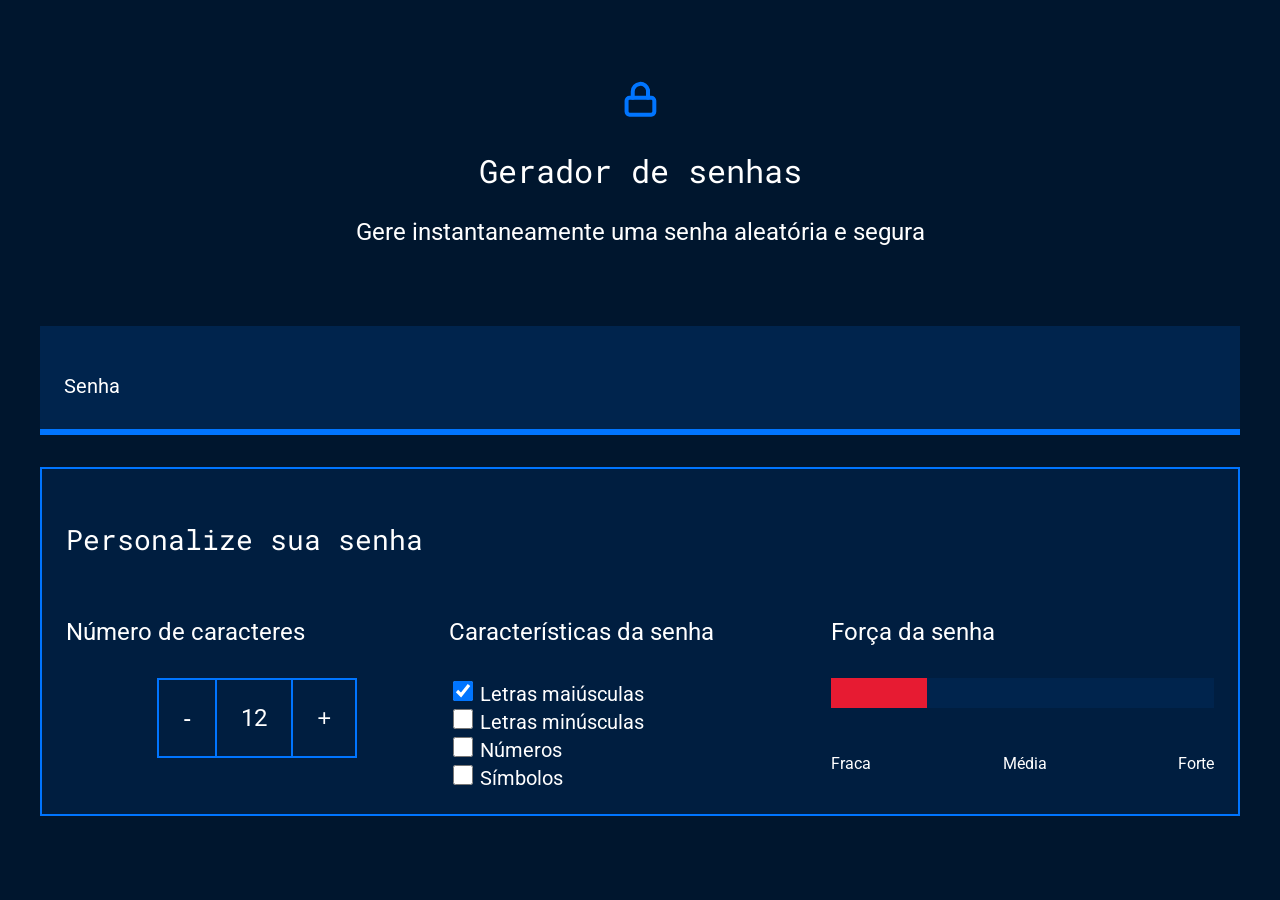
<file: index.html>
<!DOCTYPE html>
<html lang="pt-br">
<head>
    <meta charset="UTF-8">
    <meta name="viewport" content="width=device-width, initial-scale=1.0">
    <title>Gerador de senha</title>
    <link rel="stylesheet" href="style.css">
</head>
<body> 
    <section class="conteudo">
    <div class="conteudo-titulo">
        <img src="unlock.svg" alt="cadeado fechado">
        <h2 class="titulo-principal">Gerador de senhas</h2>
        <h3 class="titulo-secundario">Gere instantaneamente uma senha aleatória e segura</h3>
    </div>
    <div class="conteudo-senha">
        <label for="senha">Senha</label>
        <input name="senha" type="text" 
        id="campo-senha">
    </div>
    <div class="parametro">
        <h3 class="parametro-titulo">Personalize sua senha</h3>
        <div class="parametro-coluna__senha">
            <div class="parametro-senha">
                <h4 class="parametro-senha__titulo">Número de caracteres</h4>
                <div class="parametro-senha-botoes">
                    <button class="parametro-senha__botao">-</button>
                    <p class="parametro-senha__texto">12</p>
                    <button class="parametro-senha__botao">+</button>
                </div>
            </div>
            <div class="parametro-senha">
                <h4 class="parametro-senha__titulo">Características da senha</h4>
                <div class="parametro-semha-checkbox">
                    <input name="maiusculo" type="checkbox" class="checkbox" checked>
                    <label for="maiusculo">Letras maiúsculas</label>
                </div>
                <div class="parametro-senha-checkbox">
                    <input name="minusculo" type="checkbox" class="checkbox">
                    <label for="minusculo">Letras minúsculas</label>
                </div>
                <div class="parametro-senha-checkbox">
                    <input name="numero" type="checkbox" class="checkbox">
                    <label for="numero">Números</label>
                </div>
                <div class="parametro-senha-checkbox">
                    <input name="simbolo" type="checkbox" class="checkbox">
                    <label for="simbolo">Símbolos</label>
                     
                </div>

            </div>
            <div class="parametro-senha">
                <h4 class="parametro-senha__titulo">Força da senha</h4>
                <div class="barra"></div>
                <div class="fraca"></div>
                <div class="parametro-senha-textos">
                    <p>Fraca</p>
                    <p>Média</p>
                    <p>Forte</p>
                </div>

            </div>
        </div>
    </div>
</section>
</body>
</html>
</file>
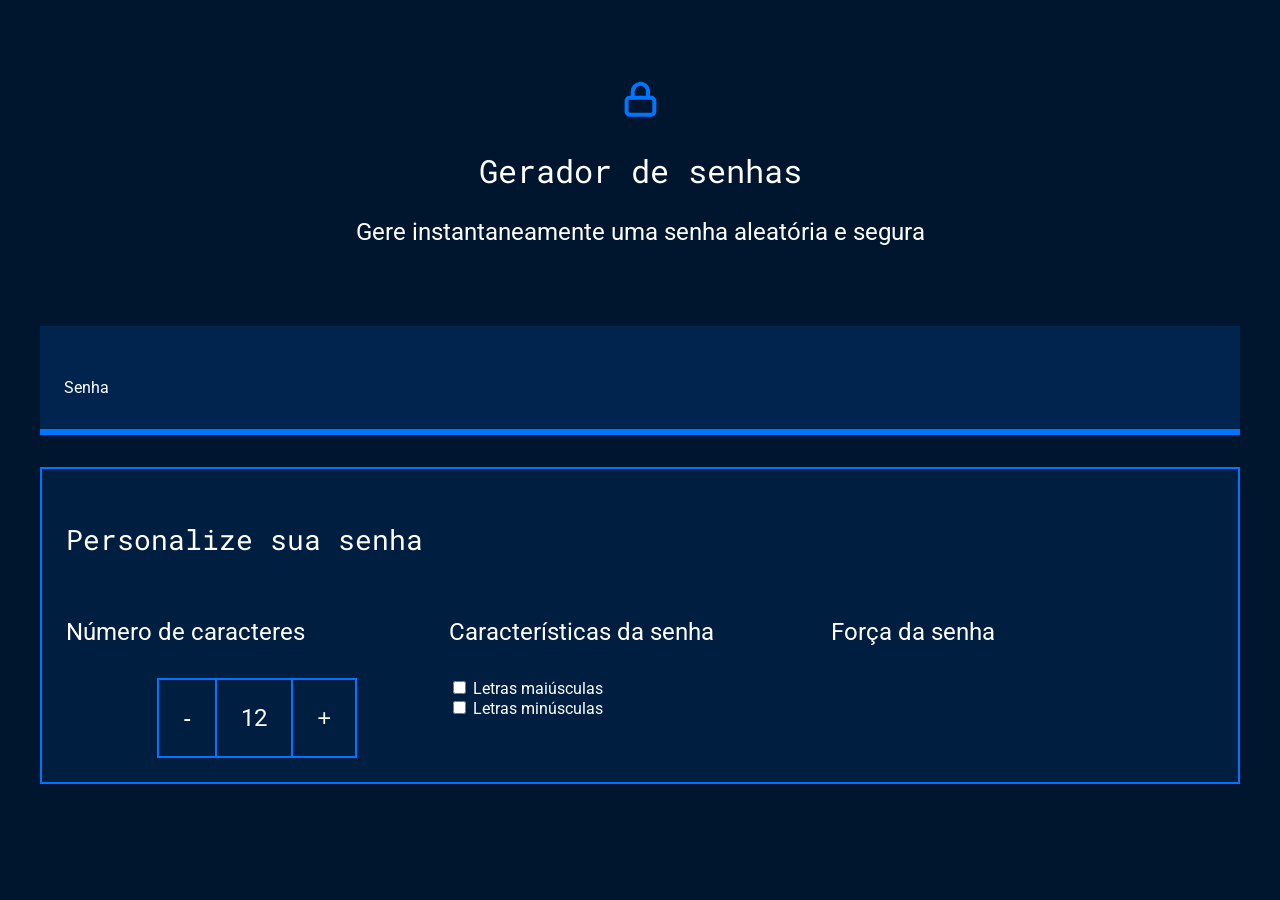
<file: angelica/index.html>
<!DOCTYPE html>
<html lang="pt-br">
<head>
    <meta charset="UTF-8">
    <meta name="viewport" content="width=device-width, initial-scale=1.0">
    <title>Gerador de senha</title>
    <link rel="stylesheet" href="style.css">
</head>
<body> 
    <section class="conteudo">
    <div class="conteudo-titulo">
        <img src="unlock.svg" alt="cadeado fechado">
        <h2 class="titulo-principal">Gerador de senhas</h2>
        <h3 class="titulo-secundario">Gere instantaneamente uma senha aleatória e segura</h3>
    </div>
    <div class="conteudo-senha">
        <label for="senha">Senha</label>
        <input name="senha" type="text" 
        id="campo-senha">
    </div>
    <div class="parametro">
        <h3 class="parametro-titulo">Personalize sua senha</h3>
        <div class="parametro-coluna__senha">
            <div class="parametro-senha">
                <h4 class="parametro-senha__titulo">Número de caracteres</h4>
                <div class="parametro-senha-botoes">
                    <button class="parametro-senha__botao">-</button>
                    <p class="parametro-senha__texto">12</p>
                    <button class="parametro-senha__botao">+</button>
                </div>
            </div>
            <div class="parametro-senha">
                <h4 class="parametro-senha__titulo">Características da senha</h4>
                <div class="parametro-semha-checkbox">
                    <input name="maiusculo" type="checkbox">
                    <label for="maiusculo">Letras maiúsculas</label>
                </div>
                <div class="parametro-senha-checkbox">
                    <input name="minusculo" type="checkbox">
                    <label for="minusculo">Letras minúsculas</label>
                </div>
                

            </div>
            <div class="parametro-senha">
                <h4 class="parametro-senha__titulo">Força da senha</h4>
            </div>
        </div>
    </div>
</section>
</body>
</html>
</file>
<file: style.css>
@import url('https://fonts.googleapis.com/css2?family=Roboto&family=Roboto+Mono&display=swap');

:root{
    --branco: white;
    --cor-de-fundo: #00162E;
    --fundo-senha: #00244D;
    --fundo-texto: #001E40;
    --borda: #0075FF;
    --roboto: 'Roboto', sans-serif;
    --roboto-mono: 'Roboto Mono', monospace;
}

*{
    font-weight: 400;
}

body{
    color: var(--branco);
    background-color: var(--cor-de-fundo);
    font-family: var(--roboto);
}

.titulo-principal{
    font-family: var(--roboto-mono);
    font-size: 32px;
}

.titulo-secundario{
    font-size: 24px;
}

.conteudo-titulo{
    text-align: center;
    margin-top: 80px;
}

.conteudo-senha{
    margin-top: 80px;
    background: var(--fundo-senha);
    padding: 24px;
    border-bottom: 6px solid var(--borda);
}

#campo-senha{
    background-color: var(--fundo-senha);
    border: none;
    color: var(--branco);
    font-family: var(--roboto-mono);
    font-size: 40px;
    width: 70%;
}

#campo-senha:focus{
    outline: none;
}

.conteudo{
    max-width: 1200px;
    margin: 0 auto;
}

.parametro{
    background-color: var(--fundo-texto);
    border: 2px solid var(--borda);
    margin-top: 32px;
    padding: 24px;
}

.parametro-titulo{
    font-family: var(--roboto-mono);
    font-size: 28px;
}

.parametro-senha__titulo{
    font-size: 24px;
}

.parametro-coluna__senha{
    display: flex;
    flex-direction: column;
    justify-content: center;
}
.parametro-senha{
    width: 50%;
    margin: 0 auto;
}
.parametro-senha-botoes{
    display: flex;
    justify-content: center;
}


.parametro-senha__botao{
    background-color: var(--fundo-texto);
    color: var(--branco);
    border: 2px solid var(--borda);
    padding: 24px;
    font-size: 24px;
    cursor: pointer;
}
.parametro-senha__texto{
    padding: 24px;
    border-top: 2px solid var(--borda);
    border-bottom: 2px solid var(--borda);
    margin: 0;
    font-size: 24px;
}

label{
    font-size: 20px;
}

.checkbox{
    width: 20px;
    height: 20px;
    cursor: pointer;
}

.barra{
    background-color: var(--fundo-senha);
    height: 30px;
    width: 100%;
}
.fraca{
    height: 30px;
    width: 25%;
    background-color: #E71B32;
    position: relative;
    bottom: 30px;
}
.media{
    background-color: #FAF408;
    width: 50%;
    height: 30px;position: relative;
    bottom: 30px;
}
.parametro-senha-textos{
    display: flex;
    justify-content: space-between;
}

@media screen and (min-width: 768px) {
    .parametro-coluna__senha{
        flex-direction: row;
    }
       
}
</file>
<file: angelica/style.css>
@import url('https://fonts.googleapis.com/css2?family=Roboto&family=Roboto+Mono&display=swap');

:root{
    --branco: white;
    --cor-de-fundo: #00162E;
    --fundo-senha: #00244D;
    --fundo-texto: #001E40;
    --borda: #0075FF;
    --roboto: 'Roboto', sans-serif;
    --roboto-mono: 'Roboto Mono', monospace;
}

*{
    font-weight: 400;
}

body{
    color: var(--branco);
    background-color: var(--cor-de-fundo);
    font-family: var(--roboto);
}

.titulo-principal{
    font-family: var(--roboto-mono);
    font-size: 32px;
}

.titulo-secundario{
    font-size: 24px;
}

.conteudo-titulo{
    text-align: center;
    margin-top: 80px;
}

.conteudo-senha{
    margin-top: 80px;
    background: var(--fundo-senha);
    padding: 24px;
    border-bottom: 6px solid var(--borda);
}

#campo-senha{
    background-color: var(--fundo-senha);
    border: none;
    color: var(--branco);
    font-family: var(--roboto-mono);
    font-size: 40px;
    width: 70%;
}

#campo-senha:focus{
    outline: none;
}

.conteudo{
    max-width: 1200px;
    margin: 0 auto;
}

.parametro{
    background-color: var(--fundo-texto);
    border: 2px solid var(--borda);
    margin-top: 32px;
    padding: 24px;
}

.parametro-titulo{
    font-family: var(--roboto-mono);
    font-size: 28px;
}

.parametro-senha__titulo{
    font-size: 24px;
}

.parametro-coluna__senha{
    display: flex;
    flex-direction: column;
    justify-content: center;
}
.parametro-senha{
    width: 50%;
    margin: 0 auto;
}
.parametro-senha-botoes{
    display: flex;
    justify-content: center;
}


.parametro-senha__botao{
    background-color: var(--fundo-texto);
    color: var(--branco);
    border: 2px solid var(--borda);
    padding: 24px;
    font-size: 24px;
    cursor: pointer;
}
.parametro-senha__texto{
    padding: 24px;
    border-top: 2px solid var(--borda);
    border-bottom: 2px solid var(--borda);
    margin: 0;
    font-size: 24px;
}
@media screen and (min-width: 768px) {
    .parametro-coluna__senha{
        flex-direction: row;
    }
       
}
</file>
